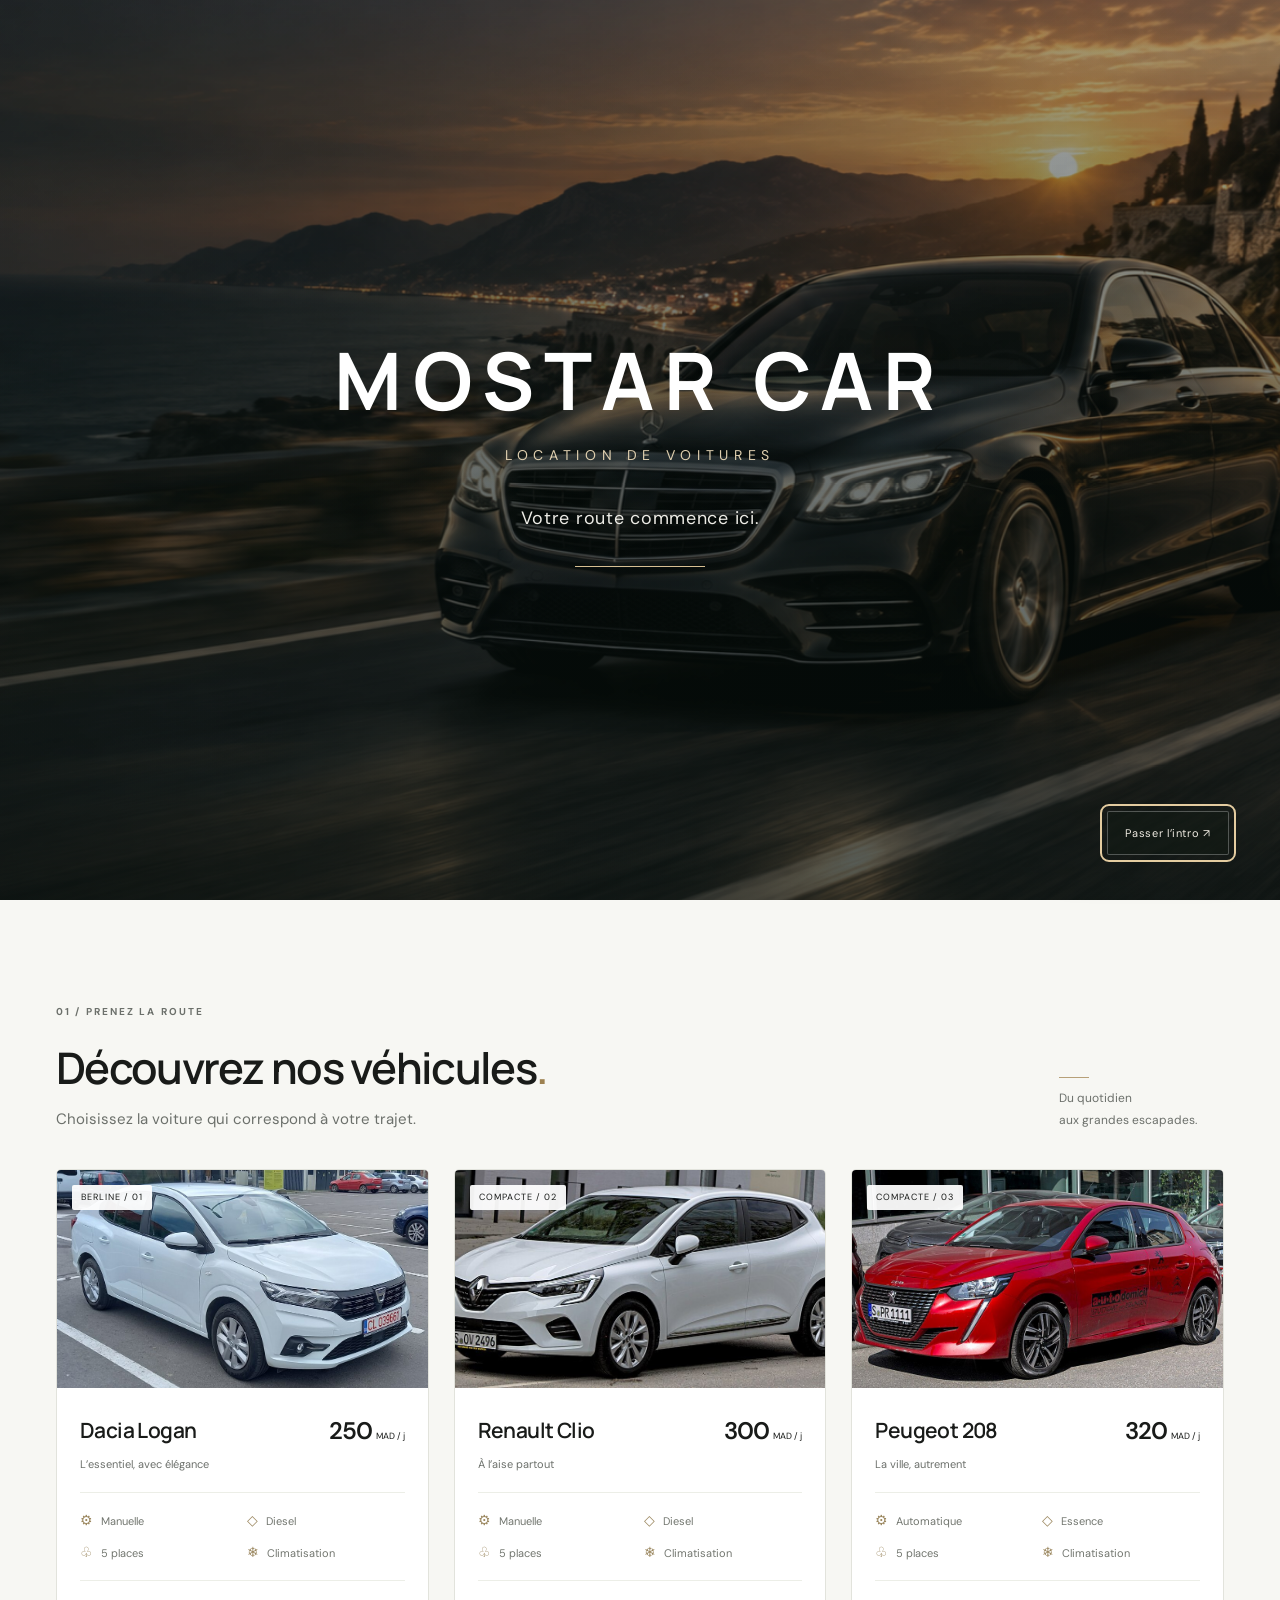
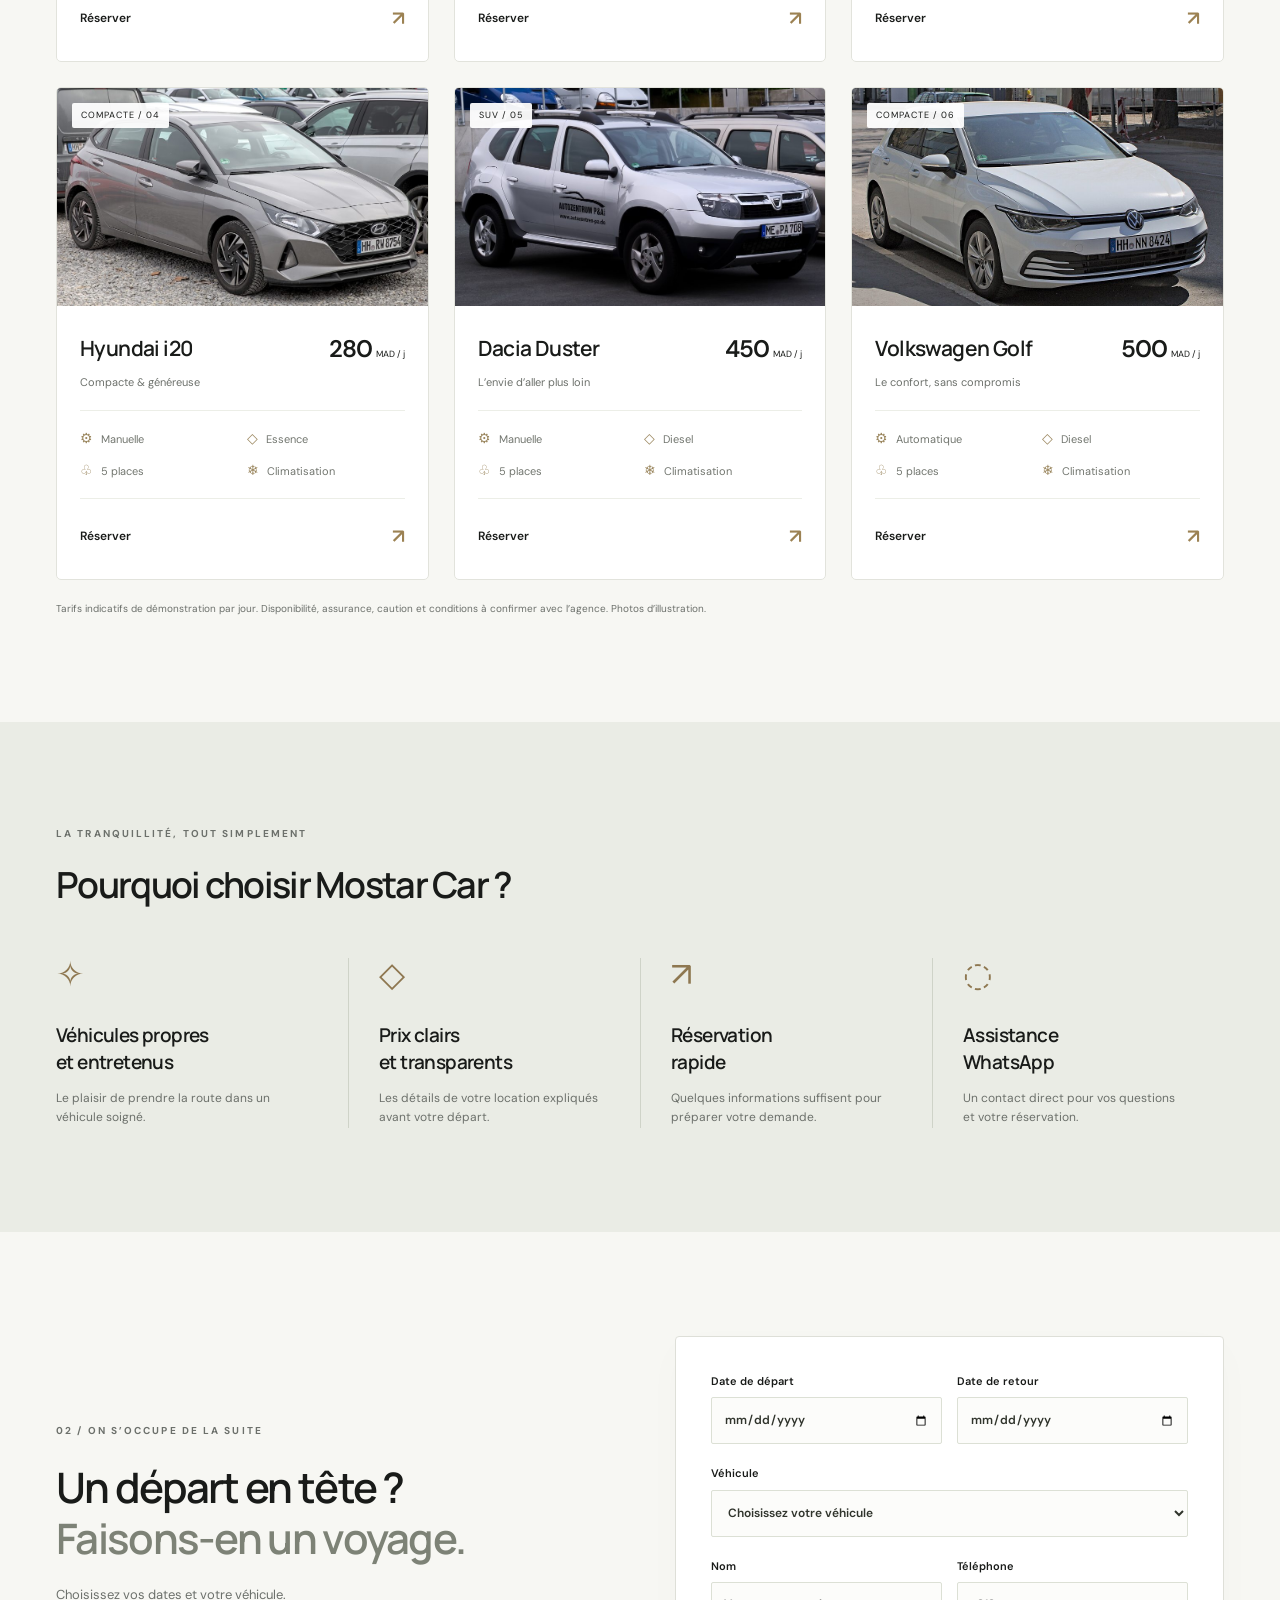
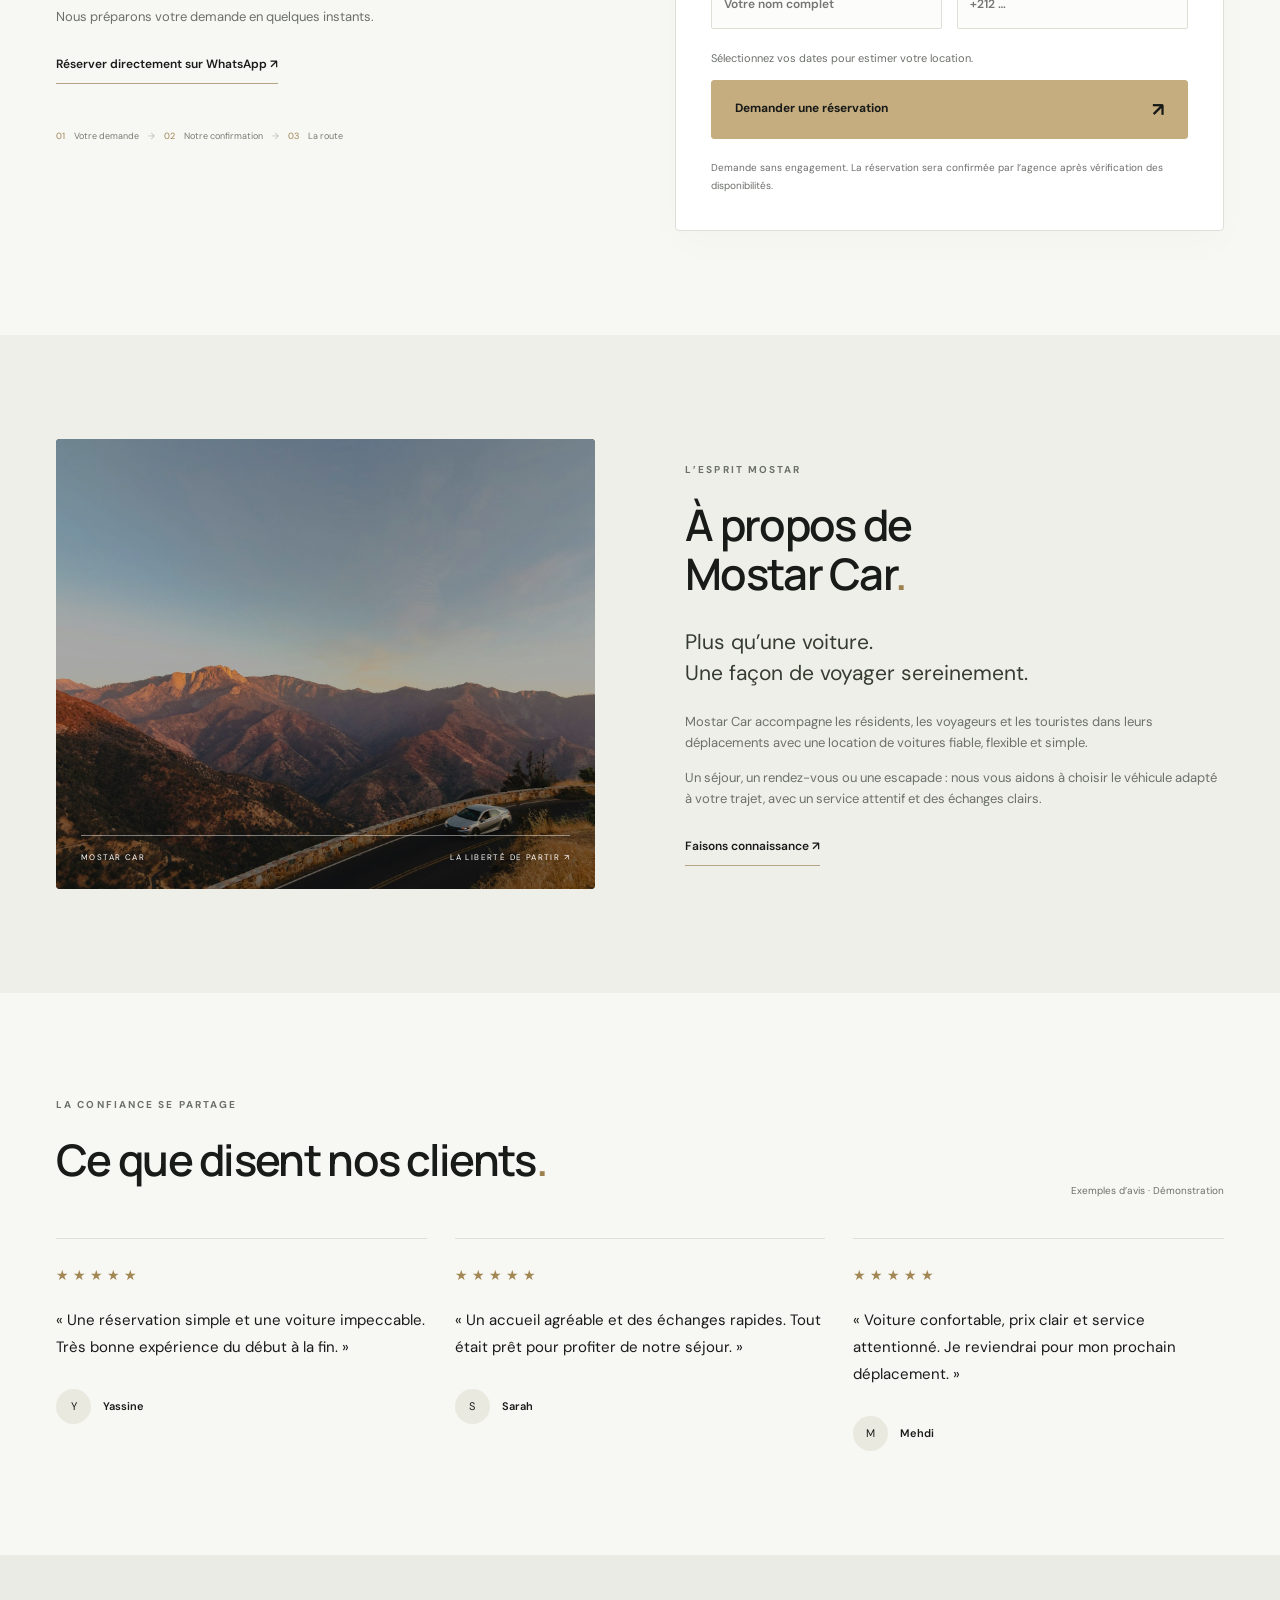
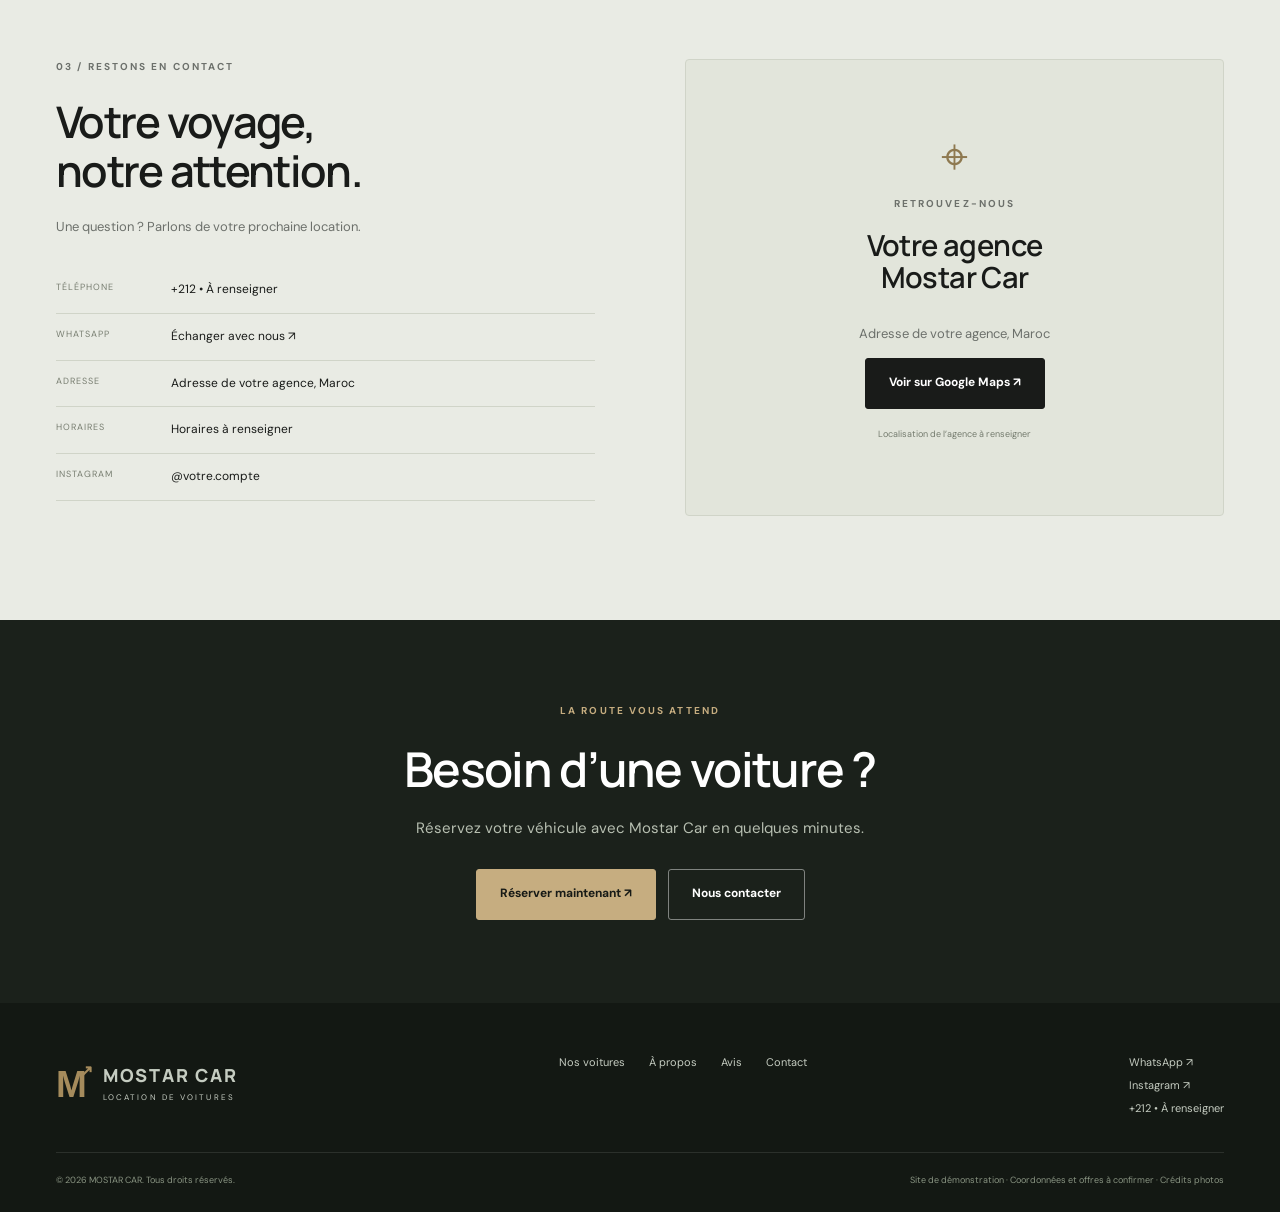
<file: index.html>
<!doctype html>
<html lang="fr"><head><meta charset="UTF-8"><meta name="viewport" content="width=device-width,initial-scale=1"><meta name="theme-color" content="#151615"><meta name="description" content="Découvrez Mostar Car : une sélection de véhicules pour voyager au Maroc, une réservation simple et un service attentionné."><title>MOSTAR CAR — Location de Voitures</title><link rel="icon" href="data:image/svg+xml,%3Csvg xmlns='http://www.w3.org/2000/svg' viewBox='0 0 40 40'%3E%3Crect width='40' height='40' rx='8' fill='%23151615'/%3E%3Ctext x='7' y='29' fill='%23c6ad80' font-size='27' font-family='Arial' font-weight='bold'%3EM%3C/text%3E%3C/svg%3E"><link rel="stylesheet" href="styles.css"><link rel="stylesheet" href="hero-motion.css"><link rel="stylesheet" href="intro.css"><script defer src="config.js"></script><script defer src="intro.js"></script><script defer src="app.js"></script><script defer src="hero-motion.js"></script></head>
<body><dialog id="cinematic-intro" class="cinematic-intro" aria-labelledby="intro-title" aria-describedby="intro-tagline"><img class="intro-poster" alt="" aria-hidden="true" fetchpriority="high"><video class="intro-video" muted playsinline loop preload="metadata" aria-hidden="true" tabindex="-1"></video><div class="intro-shade"></div><div class="intro-brand"><h2 id="intro-title" data-company>MOSTAR CAR</h2><p class="intro-subtitle" data-subtitle>Location de Voitures</p><p id="intro-tagline" class="intro-tagline">Votre route commence ici.</p><div class="intro-line" aria-hidden="true"></div></div><button class="intro-skip" type="button" autofocus>Passer l’intro <span aria-hidden="true">↗</span></button></dialog><a class="skip" href="#voitures">Aller au contenu</a>
<header class="header"><a class="brand" href="#accueil" aria-label="Mostar Car, accueil"><span class="brand-mark">M<span>↗</span></span><span><strong data-company>MOSTAR CAR</strong><small data-subtitle>Location de Voitures</small></span></a><nav id="navigation" aria-label="Navigation principale"><a href="#accueil">Accueil</a><a href="#voitures">Nos voitures</a><a href="#apropos">À propos</a><a href="#avis">Avis</a><a href="#contact">Contact</a></nav><a class="button header-cta" href="#reservation">Réserver maintenant <span>↗</span></a><button class="menu-button" aria-controls="navigation" aria-expanded="false" aria-label="Ouvrir le menu">☰</button></header>
<main><section class="hero" id="accueil"><img id="hero-image" class="hero-image" alt="Berline Mercedes de luxe en mouvement sur une route côtière au crépuscule" fetchpriority="high"><div class="hero-shade"></div><button class="hero-motion-toggle" type="button" aria-pressed="false">Ⅱ Pause animation</button><div class="hero-content wrap"><p class="eyebrow"><span></span> LE MAROC, À VOTRE RYTHME</p><h1>Votre voiture.<br>Votre liberté.</h1><p class="hero-signature">Avec Mostar Car</p><p class="hero-description">Location de voitures simple, rapide et fiable.</p><div class="hero-actions"><a class="button" href="#voitures">Voir nos voitures <span>↗</span></a><a class="button button-outline" data-whatsapp href="#reservation">Réserver sur WhatsApp <span>↗</span></a></div><p class="trust-line">Réservation rapide <b>•</b> Prix transparents <b>•</b> Service fiable</p></div><div class="hero-bottom wrap"><span>VOTRE PROCHAIN VOYAGE COMMENCE ICI</span><a href="#voitures" aria-label="Découvrir les véhicules">DÉCOUVRIR <span>↓</span></a></div></section>
<section class="fleet section wrap" id="voitures"><div class="section-heading"><div><p class="eyebrow">01 / PRENEZ LA ROUTE</p><h2>Découvrez nos véhicules<span class="accent">.</span></h2><p>Choisissez la voiture qui correspond à votre trajet.</p></div><div class="fleet-note"><span class="small-line"></span> Du quotidien<br>aux grandes escapades.</div></div><div class="fleet-grid" id="fleet-grid"></div><p class="fineprint">Tarifs indicatifs de démonstration par jour. Disponibilité, assurance, caution et conditions à confirmer avec l’agence. Photos d’illustration.</p></section>
<section class="why section"><div class="wrap"><div class="section-heading"><div><p class="eyebrow">LA TRANQUILLITÉ, TOUT SIMPLEMENT</p><h2>Pourquoi choisir Mostar Car ?</h2></div></div><div class="benefits"><article><span class="feature-icon">✧</span><h3>Véhicules propres<br>et entretenus</h3><p>Le plaisir de prendre la route dans un véhicule soigné.</p></article><article><span class="feature-icon">◇</span><h3>Prix clairs<br>et transparents</h3><p>Les détails de votre location expliqués avant votre départ.</p></article><article><span class="feature-icon">↗</span><h3>Réservation<br>rapide</h3><p>Quelques informations suffisent pour préparer votre demande.</p></article><article><span class="feature-icon">◌</span><h3>Assistance<br>WhatsApp</h3><p>Un contact direct pour vos questions et votre réservation.</p></article></div></div></section>
<section class="booking section wrap" id="reservation"><div class="booking-intro"><p class="eyebrow">02 / ON S’OCCUPE DE LA SUITE</p><h2>Un départ en tête ?<br><span>Faisons-en un voyage.</span></h2><p>Choisissez vos dates et votre véhicule.<br>Nous préparons votre demande en quelques instants.</p><a class="text-link" data-whatsapp href="#reservation">Réserver directement sur WhatsApp ↗</a><div class="booking-detail"><span>01</span> Votre demande <i>→</i><span>02</span> Notre confirmation <i>→</i><span>03</span> La route</div></div><form id="booking-form" class="booking-form"><div class="form-row"><label>Date de départ<input type="date" name="start" required></label><label>Date de retour<input type="date" name="end" required></label></div><label>Véhicule<select name="vehicle" required><option value="">Choisissez votre véhicule</option></select></label><div class="form-row"><label>Nom<input name="name" placeholder="Votre nom complet" autocomplete="name" required maxlength="100"></label><label>Téléphone<input type="tel" name="phone" placeholder="+212 …" autocomplete="tel" required minlength="8" maxlength="25" pattern="[+0-9() .-]{8,25}"></label></div><p id="estimate" class="estimate" aria-live="polite">Sélectionnez vos dates pour estimer votre location.</p><button class="button" type="submit">Demander une réservation <span>↗</span></button><p class="fineprint">Demande sans engagement. La réservation sera confirmée par l’agence après vérification des disponibilités.</p></form></section>
<section class="about section" id="apropos"><div class="wrap about-grid"><div class="about-photo"><img id="about-image" alt="Le plaisir de voyager en voiture" loading="lazy"><div class="photo-caption"><span>MOSTAR CAR</span><span>LA LIBERTÉ DE PARTIR ↗</span></div></div><div class="about-copy"><p class="eyebrow">L’ESPRIT MOSTAR</p><h2>À propos de<br>Mostar Car<span class="accent">.</span></h2><p class="lead">Plus qu’une voiture.<br>Une façon de voyager sereinement.</p><p>Mostar Car accompagne les résidents, les voyageurs et les touristes dans leurs déplacements avec une location de voitures fiable, flexible et simple.</p><p>Un séjour, un rendez-vous ou une escapade : nous vous aidons à choisir le véhicule adapté à votre trajet, avec un service attentif et des échanges clairs.</p><a class="text-link" href="#contact">Faisons connaissance ↗</a></div></div></section>
<section class="reviews section wrap" id="avis"><div class="section-heading"><div><p class="eyebrow">LA CONFIANCE SE PARTAGE</p><h2>Ce que disent nos clients<span class="accent">.</span></h2></div><span class="review-label">Exemples d’avis · Démonstration</span></div><div class="review-grid" id="review-grid"></div></section>
<section class="contact section" id="contact"><div class="wrap contact-grid"><div><p class="eyebrow">03 / RESTONS EN CONTACT</p><h2>Votre voyage,<br>notre attention.</h2><p>Une question ? Parlons de votre prochaine location.</p><dl class="contact-list"><div><dt>TÉLÉPHONE</dt><dd><a id="phone-link"></a></dd></div><div><dt>WHATSAPP</dt><dd><a data-whatsapp href="#reservation">Échanger avec nous ↗</a></dd></div><div><dt>ADRESSE</dt><dd data-address></dd></div><div><dt>HORAIRES</dt><dd data-hours></dd></div><div><dt>INSTAGRAM</dt><dd><a id="instagram-link"></a></dd></div></dl></div><div class="map-area"><span class="map-pin">⌖</span><p class="eyebrow">RETROUVEZ-NOUS</p><h3>Votre agence<br>Mostar Car</h3><p data-address></p><a class="button button-dark" id="maps-link" href="#contact">Voir sur Google Maps ↗</a><small>Localisation de l’agence à renseigner</small></div></div></section>
<section class="final-cta"><div class="wrap"><p class="eyebrow">LA ROUTE VOUS ATTEND</p><h2>Besoin d’une voiture ?</h2><p>Réservez votre véhicule avec Mostar Car en quelques minutes.</p><div><a class="button" href="#reservation">Réserver maintenant ↗</a><a class="button button-outline" href="#contact">Nous contacter</a></div></div></section></main>
<footer><div class="wrap footer-top"><a class="brand" href="#accueil"><span class="brand-mark">M<span>↗</span></span><span><strong data-company>MOSTAR CAR</strong><small data-subtitle>Location de Voitures</small></span></a><nav aria-label="Navigation du pied de page"><a href="#voitures">Nos voitures</a><a href="#apropos">À propos</a><a href="#avis">Avis</a><a href="#contact">Contact</a></nav><div><a data-whatsapp href="#reservation">WhatsApp ↗</a><a id="footer-instagram" href="#contact">Instagram ↗</a><span data-phone-label></span></div></div><div class="wrap footer-bottom"><span>© <span id="year"></span> <span data-company>MOSTAR CAR</span>. Tous droits réservés.</span><span>Site de démonstration · Coordonnées et offres à confirmer · <a href="credits.html">Crédits photos</a></span></div></footer>
<a class="floating-wa" data-whatsapp href="#reservation" aria-label="Réserver sur WhatsApp"><svg viewBox="0 0 24 24" fill="none" stroke="currentColor" stroke-width="1.7" aria-hidden="true"><path d="M20 11.5a8 8 0 0 1-12 7l-5 1.4 1.4-4.7A8 8 0 1 1 20 11.5Z"/><path d="M8 7c0 5 4 8 7 8l1-2-3-1-1 1-2-2 1-1-1-3Z"/></svg><span>Parlons de votre voyage</span></a>
<dialog id="demo-dialog"><button class="close-dialog" aria-label="Fermer">×</button><p class="eyebrow">APERÇU DE VOTRE DEMANDE</p><h2>Prêt à prendre la route.</h2><p id="dialog-description">Le numéro WhatsApp de l’agence reste à renseigner. Voici le message préparé.</p><textarea id="message-preview" readonly aria-label="Message préparé"></textarea><button id="copy-message" class="button">Copier le message</button><p id="copy-status" role="status"></p><p class="fineprint">Aucune demande n’a été envoyée. Aucun renseignement n’est enregistré.</p></dialog>
</body></html>
</file>
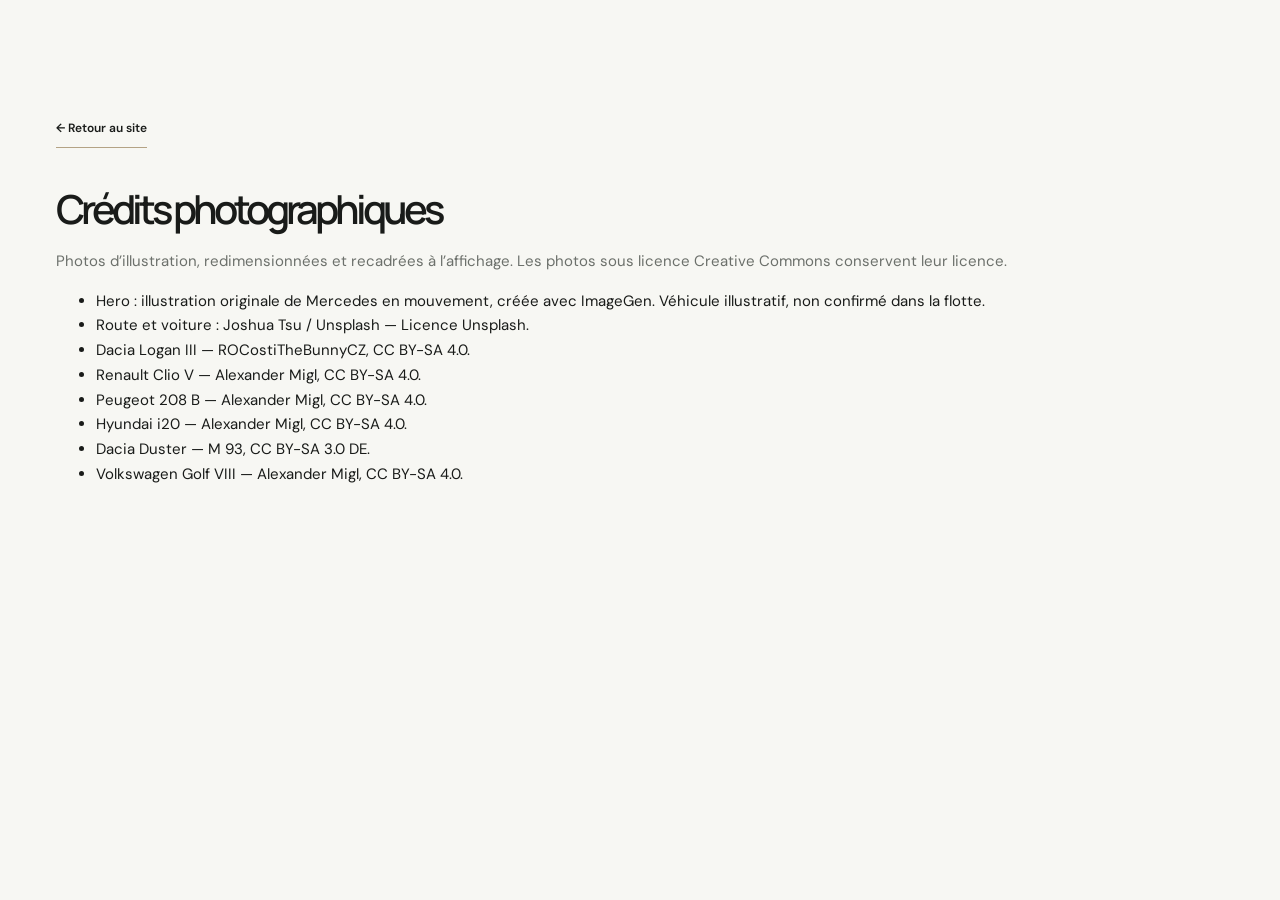
<file: credits.html>
<!doctype html><html lang="fr"><head><meta charset="utf-8"><meta name="viewport" content="width=device-width,initial-scale=1"><title>Crédits photographiques — Mostar Car</title><link rel="stylesheet" href="styles.css"></head><body><main class="wrap section"><a class="text-link" href="index.html">← Retour au site</a><h1 style="font-size:40px;margin-top:40px">Crédits photographiques</h1><p>Photos d’illustration, redimensionnées et recadrées à l’affichage. Les photos sous licence Creative Commons conservent leur licence.</p><ul><li>Hero : illustration originale de Mercedes en mouvement, créée avec ImageGen. Véhicule illustratif, non confirmé dans la flotte.</li><li><a href="https://unsplash.com/photos/a-car-is-driving-down-a-mountain-road-oSWqEWkkBEM">Route et voiture : Joshua Tsu / Unsplash</a> — <a href="https://unsplash.com/license">Licence Unsplash</a>.</li><li><a href="https://commons.wikimedia.org/wiki/File:2021_Dacia_Logan_III_(front).jpg">Dacia Logan III</a> — ROCostiTheBunnyCZ, <a href="https://creativecommons.org/licenses/by-sa/4.0/">CC BY-SA 4.0</a>.</li><li><a href="https://commons.wikimedia.org/wiki/File:Renault_Clio_V_IMG_4178.jpg">Renault Clio V</a> — Alexander Migl, <a href="https://creativecommons.org/licenses/by-sa/4.0/">CC BY-SA 4.0</a>.</li><li><a href="https://commons.wikimedia.org/wiki/File:Peugeot_208_B_IMG_2566.jpg">Peugeot 208 B</a> — Alexander Migl, <a href="https://creativecommons.org/licenses/by-sa/4.0/">CC BY-SA 4.0</a>.</li><li><a href="https://commons.wikimedia.org/wiki/File:Hyundai_i20_(BC3)_1X7A6488.jpg">Hyundai i20</a> — Alexander Migl, <a href="https://creativecommons.org/licenses/by-sa/4.0/">CC BY-SA 4.0</a>.</li><li><a href="https://commons.wikimedia.org/wiki/File:Dacia_Duster_105_4x4_Prestige_%E2%80%93_Frontansicht,_31._Juli_2012,_Heiligenhaus.jpg">Dacia Duster</a> — M 93, <a href="https://creativecommons.org/licenses/by-sa/3.0/de/deed.en">CC BY-SA 3.0 DE</a>.</li><li><a href="https://commons.wikimedia.org/wiki/File:Volkswagen_Golf_VIII_IMG_2520.jpg">Volkswagen Golf VIII</a> — Alexander Migl, <a href="https://creativecommons.org/licenses/by-sa/4.0/">CC BY-SA 4.0</a>.</li></ul></main></body></html>
</file>
<file: styles.css>
@import url('https://fonts.googleapis.com/css2?family=DM+Sans:wght@400;450;500;550;600;650;700&family=Manrope:wght@400;500;600;650;700;750;800&display=swap');
:root{--ink:#191b19;--paper:#f7f7f3;--muted:#6c706b;--accent:#c6ad80;--line:#dedfd8;--font:'DM Sans',Arial,sans-serif}*{box-sizing:border-box}html{scroll-behavior:smooth;scroll-padding-top:100px}body{margin:0;background:var(--paper);color:var(--ink);font-family:var(--font);font-size:15px;line-height:1.65}a{color:inherit;text-decoration:none}button,input,select,textarea{font:inherit}button,a,input,select,textarea{-webkit-tap-highlight-color:transparent}a,button{touch-action:manipulation}button{cursor:pointer}img{display:block;width:100%;object-fit:cover}button:focus-visible,a:focus-visible,input:focus-visible,select:focus-visible,textarea:focus-visible{outline:3px solid #a28551;outline-offset:5px}.wrap{max-width:1280px;width:calc(100% - 112px);margin:auto}.section{padding-top:104px;padding-bottom:104px}.eyebrow{font-size:10px;letter-spacing:2.1px;font-weight:700;margin:0 0 22px}.accent{color:#9d8150}h1,h2,h3,p{margin-top:0}h1,h2,h3{font-family:'Manrope',Arial,sans-serif;line-height:1.13;font-weight:600}h2{font-size:clamp(30px,3.4vw,46px);letter-spacing:-1.7px;margin-bottom:20px}h3{font-size:21px;letter-spacing:-.6px}p{color:var(--muted)}.button{display:inline-flex;justify-content:center;align-items:center;gap:24px;min-height:51px;padding:13px 23px;background:var(--accent);color:#171a16;border:1px solid var(--accent);border-radius:3px;font-size:12px;font-weight:700;transition:background .2s,transform .2s}.button:hover{background:#d6bf97;transform:translateY(-2px)}.button span{font-size:19px}.button-outline{background:transparent;border-color:#ffffff70;color:#fff}.button-outline:hover{background:#ffffff14}.button-dark{background:var(--ink);border-color:var(--ink);color:white}.button-dark:hover{background:#33372f}.header{height:92px;padding:0 44px;display:flex;align-items:center;justify-content:space-between;gap:28px;background:#fafaf8;position:sticky;top:0;z-index:50;border-bottom:1px solid #e6e6df}.brand{display:flex;align-items:center;gap:12px;flex-shrink:0}.brand-mark{font-family:Arial,sans-serif;position:relative;font-size:37px;font-weight:900;line-height:1;color:#a58b5c;letter-spacing:-6px;padding-right:10px}.brand-mark span{font-size:17px;position:absolute;right:-2px;top:-3px;letter-spacing:0}.brand strong{font-family:'Manrope',sans-serif;display:block;font-size:18px;letter-spacing:1.8px;line-height:1.2;font-weight:800}.brand small{display:block;font-size:8px;letter-spacing:2.1px;margin-top:4px;text-transform:uppercase}.header nav{display:flex;gap:28px;font-size:12px;font-weight:500}.header nav a{position:relative;padding:12px 0}.header nav a:after{content:'';position:absolute;bottom:5px;height:1px;background:var(--accent);left:0;right:100%;transition:right .2s}.header nav a:hover:after{right:0}.header-cta{min-height:43px;padding:9px 18px;font-size:11px;gap:18px}.menu-button{display:none}.hero{min-height:660px;height:calc(100svh - 92px);max-height:900px;position:relative;background:#232824;color:#fff;overflow:hidden}.hero-image,.hero-shade{position:absolute;inset:0;height:100%}.hero-image{object-position:center 56%}.hero-shade{background:linear-gradient(90deg,rgba(8,14,13,.85),rgba(8,14,13,.52) 48%,rgba(8,14,13,.1)),linear-gradient(0deg,rgba(8,14,13,.55),transparent 35%)}.hero-content{position:relative;padding-top:clamp(70px,10vh,145px);padding-bottom:110px}.hero .eyebrow{color:#e1d9c8;display:flex;align-items:center;gap:12px}.hero .eyebrow>span{width:23px;height:1px;background:var(--accent)}h1{font-size:clamp(56px,6.3vw,90px);letter-spacing:-4px;line-height:1.03;margin:0 0 20px;max-width:720px}.hero-signature{font-size:26px;font-weight:400;color:var(--accent);margin-bottom:20px;letter-spacing:-.6px}.hero-description{color:#e0e2dd;font-size:16px;margin-bottom:31px}.hero-actions{display:flex;gap:12px}.trust-line{font-size:11px;color:#c8ccc5;margin-top:25px}.trust-line b{font-weight:400;color:var(--accent);padding:0 9px}.hero-bottom{position:absolute;bottom:28px;left:0;right:0;display:flex;justify-content:space-between;align-items:center;padding-top:20px;border-top:1px solid #ffffff30;font-size:9px;letter-spacing:1.8px;color:#d8ddd3}.hero-bottom a{display:flex;align-items:center;gap:20px}.hero-bottom a span{font-size:22px}.section-heading{display:flex;justify-content:space-between;align-items:flex-end;gap:35px;margin-bottom:38px}.section-heading h2{margin-bottom:15px}.section-heading p:last-child{margin-bottom:0}.fleet-note{font-size:12px;color:var(--muted);line-height:1.8;min-width:165px}.small-line{display:block;width:30px;height:1px;background:#b7a078;margin-bottom:10px}.fleet-grid{display:grid;grid-template-columns:repeat(3,1fr);gap:25px}.vehicle{background:white;border:1px solid #e2e3dc;border-radius:5px;overflow:hidden;transition:transform .25s,box-shadow .25s}.vehicle:hover{transform:translateY(-5px);box-shadow:0 16px 30px #222a1810}.vehicle-photo{height:218px;background:#e9eae5;overflow:hidden;position:relative}.vehicle-photo img{height:100%;transition:transform .5s}.vehicle:hover img{transform:scale(1.04)}.vehicle-type{position:absolute;top:15px;left:15px;font-size:9px;padding:5px 9px;background:#fffffff0;border-radius:2px;letter-spacing:1px}.vehicle-body{padding:23px}.vehicle-top{display:flex;align-items:center;justify-content:space-between;gap:10px}.vehicle h3{margin:0;font-size:21px}.vehicle-price{text-align:right;white-space:nowrap}.vehicle-price strong{font-size:24px;font-weight:600;letter-spacing:-1px}.vehicle-price small{font-size:9px}.vehicle-tagline{font-size:11px;margin:4px 0 19px}.specs{display:grid;grid-template-columns:1fr 1fr;gap:9px;font-size:11px;color:#72766f;padding:16px 0;border-top:1px solid #eceee7;border-bottom:1px solid #eceee7}.specs span{display:flex;align-items:center;gap:8px}.specs i{font-style:normal;color:#9b875f;font-size:14px}.vehicle .reserve{display:flex;align-items:center;justify-content:space-between;margin-top:18px;width:100%;border:0;background:none;color:var(--ink);font-weight:600;font-size:12px;padding:3px 0}.reserve span{font-size:20px;color:#9c8253}.fineprint{font-size:10px;line-height:1.8;margin:20px 0 0}.why{background:#eaece5}.why h2{font-size:36px}.benefits{display:grid;grid-template-columns:repeat(4,1fr)}.benefits article{padding:0 30px;border-left:1px solid #cfd3c8}.benefits article:first-child{padding-left:0;border:0}.feature-icon{font-size:34px;line-height:1;display:block;margin-bottom:30px;color:#8e7750}.benefits h3{font-size:19px;line-height:1.4;margin-bottom:13px}.benefits p{font-size:12px;margin:0;max-width:220px}.booking{display:grid;grid-template-columns:1fr 1fr;gap:70px;align-items:center}.booking h2{font-size:42px;line-height:1.22}.booking h2 span{color:#7d8276}.booking-intro>p{font-size:13px}.booking-intro>.eyebrow{font-size:10px}.text-link{font-size:12px;font-weight:600;display:inline-block;padding-bottom:8px;border-bottom:1px solid #b4a385;margin-top:15px}.booking-detail{font-size:9px;display:flex;align-items:center;gap:9px;margin-top:45px;color:#767c70}.booking-detail span{color:#9e8456}.booking-detail i{font-style:normal;color:#b9bdb2}.booking-form{background:white;border:1px solid var(--line);padding:35px;border-radius:4px;box-shadow:0 12px 40px #222a1805}.form-row{display:grid;grid-template-columns:1fr 1fr;gap:15px}label{display:block;font-size:11px;font-weight:600;margin-bottom:20px}input,select{display:block;width:100%;min-width:0;min-height:47px;margin-top:7px;border:1px solid #dce0d5;border-radius:2px;padding:10px 12px;background:#fcfcfa;color:#30342c;font-size:12px}input:focus,select:focus{border-color:#a58b5c}.booking-form .button{width:100%;justify-content:space-between}.estimate{font-size:11px;min-height:20px}.about{background:#efefe9}.about-grid{display:grid;grid-template-columns:1fr 1fr;gap:90px;align-items:center}.about-photo{position:relative;min-height:450px;height:100%;overflow:hidden;border-radius:4px;background:#333}.about-photo img{height:100%;position:absolute;object-position:70% center;filter:brightness(.8)}.photo-caption{position:absolute;bottom:25px;left:25px;right:25px;color:white;display:flex;justify-content:space-between;font-size:8px;letter-spacing:1.4px;border-top:1px solid #ffffff70;padding-top:15px}.about-copy .lead{font-size:21px;color:#363c32;line-height:1.5;margin-top:28px}.about-copy>p:not(.lead):not(.eyebrow){font-size:13px}.review-label{font-size:10px;color:var(--muted)}.review-grid{display:grid;grid-template-columns:repeat(3,1fr);gap:28px}.review{border-top:1px solid var(--line);padding-top:25px}.stars{color:#a28755;letter-spacing:4px;font-size:14px}.review blockquote{margin:20px 0 28px;font-size:15px;line-height:1.8}.review-person{display:flex;align-items:center;gap:12px}.avatar{background:#e9e9df;width:35px;height:35px;border-radius:50%;display:grid;place-items:center;font-size:11px}.review-person strong{font-size:11px;font-weight:600}.contact{background:#e9ebe4}.contact-grid{display:grid;grid-template-columns:1fr 1fr;gap:90px}.contact p{font-size:13px}.contact .eyebrow{font-size:10px}.contact-list{margin-top:30px}.contact-list>div{display:grid;grid-template-columns:115px 1fr;border-bottom:1px solid #d0d4c8;padding:13px 0}.contact-list dt{font-size:9px;color:#787e71;letter-spacing:1px}.contact-list dd{font-size:12px;margin:0}.map-area{border:1px solid #d0d4c8;background:#e2e5db;display:flex;flex-direction:column;justify-content:center;align-items:center;text-align:center;min-height:390px;padding:35px;border-radius:4px}.map-pin{font-size:48px;color:#8e7950;margin-bottom:15px;line-height:1}.map-area h3{font-size:29px}.map-area .eyebrow{margin-bottom:16px}.map-area small{font-size:9px;color:#747b6e;margin-top:18px}.final-cta{background:#1b211b;color:#fff;padding:83px 0;text-align:center}.final-cta .eyebrow{color:var(--accent)}.final-cta h2{font-size:48px}.final-cta p{color:#b7bfb1}.final-cta .wrap>div{display:flex;justify-content:center;gap:12px;margin-top:28px}footer{background:#131813;color:#c5ccc1;padding:50px 0 24px}.footer-top{display:flex;justify-content:space-between;gap:40px;padding-bottom:35px}.footer-top nav{display:flex;gap:24px;align-items:start;font-size:11px}.footer-top>div{display:flex;flex-direction:column;font-size:11px;gap:5px}.footer-bottom{display:flex;justify-content:space-between;gap:20px;font-size:9px;border-top:1px solid #ffffff1a;padding-top:20px;color:#899482}.floating-wa{position:fixed;bottom:24px;right:26px;z-index:40;display:flex;align-items:center;gap:10px;background:var(--accent);color:#171b15;box-shadow:0 6px 22px #0003;border:1px solid #e0c798;border-radius:30px;padding:13px 19px;font-size:11px;font-weight:600;transition:transform .2s}.floating-wa:hover{transform:translateY(-3px)}.floating-wa svg{height:24px;width:24px}.skip{position:fixed;top:-80px;left:20px;padding:12px;background:white;z-index:100}.skip:focus{top:10px}dialog{max-width:530px;width:calc(100% - 32px);border:1px solid var(--line);border-radius:6px;padding:38px;background:var(--paper);color:var(--ink)}dialog::backdrop{background:#10180dcc;backdrop-filter:blur(3px)}dialog h2{font-size:30px}dialog p{font-size:12px}.close-dialog{position:absolute;top:8px;right:12px;border:0;background:none;font-size:28px}.close-dialog:hover{color:#987744}textarea{width:100%;min-height:165px;border:1px solid var(--line);padding:14px;font-size:12px;margin-bottom:16px;resize:vertical}#copy-status{min-height:20px}.reveal{animation:reveal .6s ease both}@keyframes reveal{from{opacity:.4;transform:translateY(15px)}to{opacity:1;transform:none}}
@media(min-width:1500px){.hero-content{padding-top:120px}}@media(max-width:1100px){.header{padding:0 25px;gap:20px}.header nav{gap:18px}.brand strong{font-size:16px}.wrap{width:calc(100% - 64px)}.booking,.about-grid,.contact-grid{gap:40px}.vehicle-body{padding:18px}.vehicle h3{font-size:18px}.vehicle-price strong{font-size:21px}.hero{min-height:650px}.benefits article{padding:0 20px}.header-cta{font-size:10px;padding:10px}.hero-content{padding-top:90px}}@media(max-width:820px){.header{height:76px}.header nav{display:none;position:absolute;top:76px;left:0;right:0;background:#fafaf8;padding:20px 28px;box-shadow:0 15px 20px #0001}.header nav.open{display:flex;flex-direction:column;gap:5px}.menu-button{display:block;border:1px solid var(--line);background:none;font-size:20px;width:42px;height:42px;border-radius:3px}.header-cta{margin-left:auto}.hero{height:720px;min-height:0}.hero-content{padding-top:100px}h1{font-size:68px}.fleet-grid{grid-template-columns:repeat(2,1fr)}.section{padding-top:75px;padding-bottom:75px}.benefits{grid-template-columns:repeat(2,1fr);gap:35px}.benefits article:nth-child(3){padding-left:0;border:0}.booking{grid-template-columns:1fr;gap:35px}.booking-detail{margin-top:25px}.about-grid{gap:30px}.about-photo{min-height:440px}.about-copy h2{font-size:34px}.review-grid{gap:20px}.review blockquote{font-size:13px}.contact-grid{gap:35px}.footer-top nav{flex-wrap:wrap;gap:12px}.footer-top{gap:25px}.fleet-note{display:none}}@media(max-width:560px){.wrap{width:calc(100% - 40px)}.header{padding:0 18px;gap:12px;height:72px}.brand strong{font-size:14px;letter-spacing:1px}.brand small{font-size:7px;letter-spacing:1.3px}.brand-mark{font-size:31px}.brand{gap:8px}.header-cta{font-size:9px;min-height:38px;padding:7px 10px;gap:0}.header-cta span{display:none}.menu-button{width:35px;height:38px}.header nav{top:72px}.hero{height:690px}.hero-content{padding-top:80px}.hero-image{object-position:65% center}.hero-shade{background:linear-gradient(90deg,#0c130de8,#0c130d55),linear-gradient(0deg,#0c130dcc,transparent)}.hero .eyebrow{font-size:8px;letter-spacing:1.5px}h1{font-size:56px;letter-spacing:-2.9px}.hero-signature{font-size:23px;margin-top:25px}.hero-description{font-size:13px;max-width:250px}.hero-actions{flex-direction:column;align-items:flex-start;gap:10px}.hero-actions .button{width:240px;justify-content:space-between;font-size:11px}.trust-line{font-size:8px;margin-top:24px;white-space:nowrap}.trust-line b{padding:0 4px}.hero-bottom{font-size:7px;letter-spacing:1px;bottom:20px}.hero-bottom a{gap:8px}.hero-bottom>span{max-width:190px}.section{padding-top:60px;padding-bottom:60px}.section-heading{margin-bottom:28px;display:block}.eyebrow{font-size:8px;margin-bottom:16px;letter-spacing:1.7px}h2{font-size:32px;letter-spacing:-1.2px}.section-heading p{font-size:12px}.fleet-grid{grid-template-columns:1fr;gap:22px}.vehicle-photo{height:230px}.vehicle-body{padding:23px}.vehicle h3{font-size:23px}.vehicle-price strong{font-size:26px}.specs{font-size:12px}.vehicle .reserve{min-height:35px}.why h2{font-size:30px}.benefits{gap:30px 20px}.benefits article{padding:0 0 0 15px}.feature-icon{margin-bottom:18px;font-size:28px}.benefits h3{font-size:16px}.benefits p{font-size:11px}.booking h2{font-size:33px}.booking-detail{gap:5px;font-size:8px;flex-wrap:wrap}.booking-form{padding:23px}.form-row{gap:10px}input,select{font-size:16px;padding:9px 7px}label{font-size:10px}.booking-form .button{font-size:11px;padding:12px 14px}.about-grid{grid-template-columns:1fr;gap:35px}.about-photo{min-height:340px}.about-copy h2{font-size:34px}.about-copy .lead{font-size:20px}.review-label{display:block;margin-top:18px;font-size:9px}.review-grid{grid-template-columns:1fr;gap:30px}.review blockquote{font-size:15px;margin-bottom:18px}.contact-grid{grid-template-columns:1fr}.map-area{min-height:320px}.final-cta{padding:65px 0}.final-cta h2{font-size:35px}.final-cta p{font-size:12px}.final-cta .wrap>div{flex-direction:column;align-items:center}.final-cta .button{width:230px}.footer-top{flex-wrap:wrap}.footer-top .brand{width:100%;margin-bottom:15px}.footer-top nav{flex-direction:column;gap:10px}.footer-bottom{flex-direction:column;gap:7px;padding-bottom:66px}.floating-wa{bottom:16px;right:16px;padding:13px}.floating-wa span{display:none}.floating-wa svg{width:26px;height:26px}dialog{padding:30px 22px}dialog h2{font-size:27px}}@media(prefers-reduced-motion:reduce){html{scroll-behavior:auto}*,*:before,*:after{animation:none!important;transition:none!important}}

.booking>*{min-width:0}.form-row{grid-template-columns:repeat(2,minmax(0,1fr))}@media(max-width:820px){.booking{grid-template-columns:minmax(0,1fr)}}
</file>
<file: hero-motion.css>
/* Cinematic hero: transform-only motion keeps text steady and rendering light. */
.hero{isolation:isolate;background:#101513}
.hero-image{object-position:66% 58%;transform-origin:72% 62%;animation:hero-drive 18s ease-in-out infinite alternate;will-change:transform}
.hero-shade{pointer-events:none;background:linear-gradient(90deg,rgba(7,13,12,.92) 0%,rgba(7,13,12,.79) 28%,rgba(7,13,12,.38) 51%,rgba(7,13,12,.08) 76%),linear-gradient(0deg,rgba(7,13,12,.76),transparent 36%,rgba(7,13,12,.12));}
.hero-motion-toggle{position:absolute;right:56px;top:25px;z-index:2;display:flex;align-items:center;gap:8px;background:#10151366;color:#e2e5dd;border:1px solid #ffffff35;border-radius:3px;padding:8px 12px;font-size:10px;backdrop-filter:blur(8px)}
.hero-motion-toggle:hover{background:#101513aa;border-color:#c6ad80}
.hero.motion-paused .hero-image{animation-play-state:paused}
@keyframes hero-drive{0%{transform:scale(1.035) translate3d(.6%,.3%,0)}55%{transform:scale(1.095) translate3d(-.6%,-.25%,0)}100%{transform:scale(1.14) translate3d(-1.4%,.45%,0)}}
@media(max-width:820px){.hero-motion-toggle{right:32px;top:18px}.hero-image{object-position:69% center}}
@media(max-width:560px){
 .hero{height:760px}
 .hero-content{padding-top:63px}
 .hero-image{top:26%;height:74%;object-position:74% center;transform-origin:72% 63%}
 .hero-shade{background:linear-gradient(180deg,#101513 0%,rgba(16,21,19,.98) 22%,rgba(16,21,19,.77) 43%,rgba(16,21,19,.2) 71%,rgba(16,21,19,.86) 100%),linear-gradient(90deg,rgba(7,13,12,.32),transparent)}
 .hero-motion-toggle{top:15px;right:20px;padding:5px 8px;font-size:9px}
 .hero-description{margin-bottom:25px}
 .hero-bottom{bottom:23px}
}
@media(prefers-reduced-motion:reduce){.hero-image{animation:none;transform:none;will-change:auto}.hero-motion-toggle{display:none}}
</file>
<file: intro.css>
/* Full-screen intro. The dialog's top layer keeps the homepage inaccessible until exit. */
.cinematic-intro{position:fixed;inset:0;width:100%;height:100%;height:100dvh;max-width:none;max-height:none;margin:0;padding:0;border:0;border-radius:0;overflow:hidden;background:#101513;color:#fff;isolation:isolate;opacity:1}
.cinematic-intro::backdrop{background:#101513;backdrop-filter:none}
body.intro-active{overflow:hidden}
.intro-poster,.intro-video,.intro-shade{position:absolute;inset:0;width:100%;height:100%;object-fit:cover;object-position:64% center}
.intro-poster{animation:intro-tracking 4.8s cubic-bezier(.15,.45,.4,1) both;transform-origin:66% 60%}
.intro-video{opacity:0;transition:opacity .4s ease}
.cinematic-intro.video-playing .intro-video{opacity:1}
.intro-shade{background:linear-gradient(180deg,#07100d55,#07100d88 44%,#07100daa),linear-gradient(90deg,#07100d33,transparent);pointer-events:none}
.intro-brand{position:absolute;inset:0;display:flex;flex-direction:column;justify-content:center;align-items:center;text-align:center;padding:32px;animation:intro-brand-in 1s ease both}
.intro-brand h2{font-family:'Manrope',Arial,sans-serif;font-size:clamp(38px,6.2vw,92px);font-weight:700;letter-spacing:.13em;line-height:1.18;margin:0 0 17px;color:#fff;text-shadow:0 3px 30px #0005}
.intro-brand .intro-subtitle{font-size:clamp(10px,1.1vw,15px);letter-spacing:.4em;color:#dfcfaf;text-transform:uppercase;margin:0 0 37px}
.intro-brand .intro-tagline{font-size:clamp(14px,1.4vw,20px);color:#edece6;font-weight:400;letter-spacing:.04em;margin:0}
.intro-line{width:130px;height:1px;background:#ffffff30;margin-top:32px;overflow:hidden}
.intro-line::after{content:'';display:block;width:100%;height:100%;background:#d7bf93;transform-origin:left;animation:intro-line-fill var(--intro-hold,3400ms) linear both}
.intro-skip{position:absolute;right:clamp(20px,4vw,60px);bottom:clamp(25px,5vh,54px);border:1px solid #ffffff45;background:#111a1366;color:#eeeae1;min-height:44px;padding:10px 17px;border-radius:2px;font-size:11px;letter-spacing:.06em;z-index:2;transition:background .2s,border-color .2s}
.intro-skip:hover{background:#1c251dbb;border-color:#c6ad80}
.intro-skip:focus-visible{outline:2px solid #e4cca0;outline-offset:5px}
.cinematic-intro.is-leaving{opacity:0;transition:opacity .6s ease;pointer-events:none}
.cinematic-intro.is-leaving::backdrop{background:transparent;transition:background .6s ease}
@keyframes intro-tracking{from{transform:scale(1.03) translate3d(1%,0,0)}to{transform:scale(1.16) translate3d(-2%,.5%,0)}}
@keyframes intro-brand-in{from{opacity:0;transform:translateY(12px)}to{opacity:1;transform:translateY(0)}}
@keyframes intro-line-fill{from{transform:scaleX(0)}to{transform:scaleX(1)}}
@media(max-width:560px){.intro-poster,.intro-video{object-position:67% center}.intro-brand{padding:20px}.intro-brand h2{font-size:clamp(30px,8.5vw,46px);letter-spacing:.08em}.intro-brand .intro-subtitle{letter-spacing:.24em;font-size:10px}.intro-shade{background:linear-gradient(180deg,#07100d66,#07100d88 50%,#07100d77)}.intro-skip{right:20px;bottom:max(24px,env(safe-area-inset-bottom))}}
@media(prefers-reduced-motion:reduce){.intro-poster,.intro-brand,.intro-line::after{animation:none;transform:none}.intro-video{display:none}.cinematic-intro.is-leaving{transition:opacity .15s}.cinematic-intro.is-leaving::backdrop{transition:none}}
</file>
